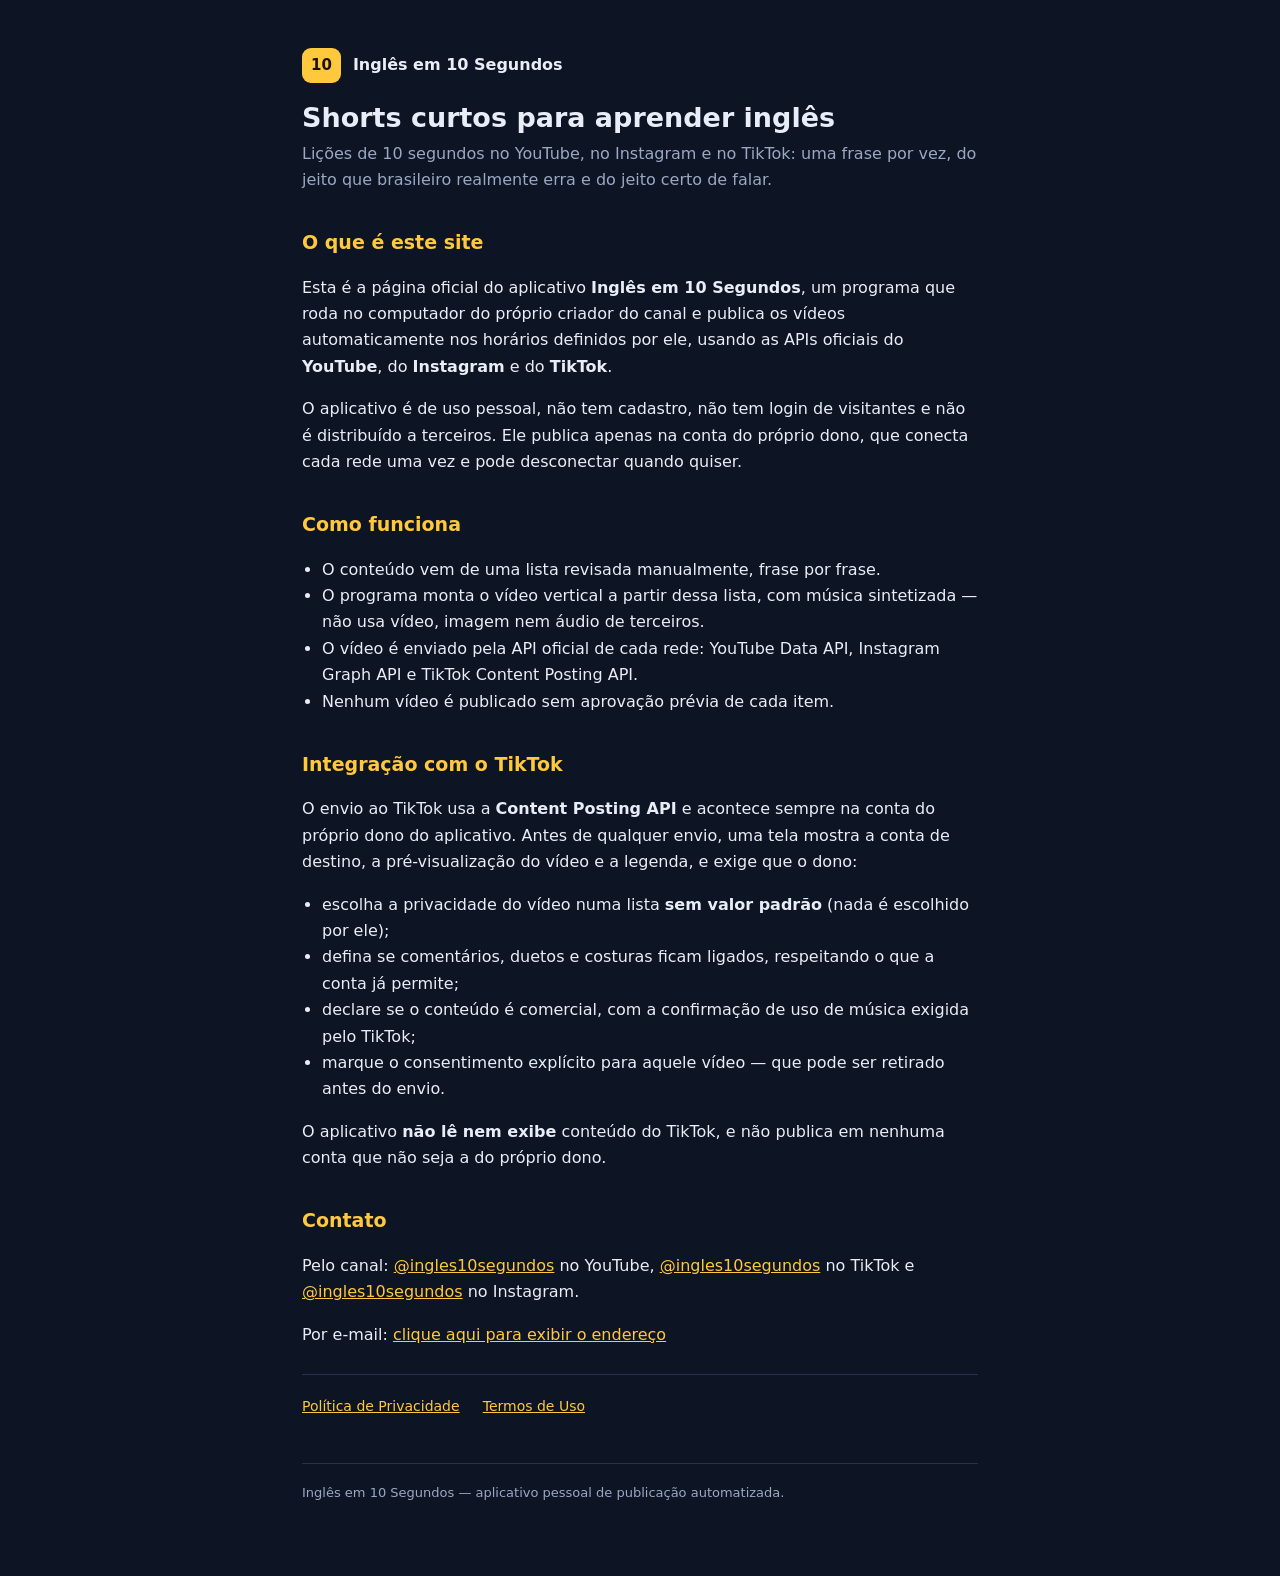
<file: index.html>
<!doctype html>
<html lang="pt-BR">
<meta charset="utf-8">
<meta name="viewport" content="width=device-width,initial-scale=1">
<title>Inglês em 10 Segundos</title>
<link rel="stylesheet" href="estilo.css">
<div class="wrap">
  <header><span class="logo">10</span><strong>Inglês em 10 Segundos</strong></header>

  <h1>Shorts curtos para aprender inglês</h1>
  <p class="sub">Lições de 10 segundos no YouTube, no Instagram e no TikTok:
  uma frase por vez, do jeito que brasileiro realmente erra e do jeito certo
  de falar.</p>

  <h2>O que é este site</h2>
  <p>Esta é a página oficial do aplicativo <strong>Inglês em 10 Segundos</strong>,
  um programa que roda no computador do próprio criador do canal e publica os
  vídeos automaticamente nos horários definidos por ele, usando as APIs oficiais
  do <strong>YouTube</strong>, do <strong>Instagram</strong> e do
  <strong>TikTok</strong>.</p>
  <p>O aplicativo é de uso pessoal, não tem cadastro, não tem login de
  visitantes e não é distribuído a terceiros. Ele publica apenas na conta do
  próprio dono, que conecta cada rede uma vez e pode desconectar quando quiser.</p>

  <h2>Como funciona</h2>
  <ul>
    <li>O conteúdo vem de uma lista revisada manualmente, frase por frase.</li>
    <li>O programa monta o vídeo vertical a partir dessa lista, com música
    sintetizada — não usa vídeo, imagem nem áudio de terceiros.</li>
    <li>O vídeo é enviado pela API oficial de cada rede: YouTube Data API,
    Instagram Graph API e TikTok Content Posting API.</li>
    <li>Nenhum vídeo é publicado sem aprovação prévia de cada item.</li>
  </ul>

  <h2>Integração com o TikTok</h2>
  <p>O envio ao TikTok usa a <strong>Content Posting API</strong> e acontece
  sempre na conta do próprio dono do aplicativo. Antes de qualquer envio, uma
  tela mostra a conta de destino, a pré-visualização do vídeo e a legenda, e
  exige que o dono:</p>
  <ul>
    <li>escolha a privacidade do vídeo numa lista <strong>sem valor
    padrão</strong> (nada é escolhido por ele);</li>
    <li>defina se comentários, duetos e costuras ficam ligados, respeitando o
    que a conta já permite;</li>
    <li>declare se o conteúdo é comercial, com a confirmação de uso de música
    exigida pelo TikTok;</li>
    <li>marque o consentimento explícito para aquele vídeo — que pode ser
    retirado antes do envio.</li>
  </ul>
  <p>O aplicativo <strong>não lê nem exibe</strong> conteúdo do TikTok, e não
  publica em nenhuma conta que não seja a do próprio dono.</p>

  <h2>Contato</h2>
  <p>Pelo canal: <a href="https://www.youtube.com/@ingles10segundos" target="_blank" rel="noopener">@ingles10segundos</a> no YouTube,
  <a href="https://www.tiktok.com/@ingles10segundos" target="_blank" rel="noopener">@ingles10segundos</a> no TikTok e
  <a href="https://www.instagram.com/ingles10segundos" target="_blank" rel="noopener">@ingles10segundos</a> no Instagram.</p>
  <p>Por e-mail: <a href="#" id="mail">clique aqui para exibir o endereço</a></p>
  <script>
  (function(){var a=document.getElementById("mail");if(!a)return;
    a.addEventListener("click",function(e){e.preventDefault();
      var m=["luizfantunes8","gmail","com"];var end=m[0]+String.fromCharCode(64)+m[1]+"."+m[2];
      a.textContent=end;a.href="mailto:"+end;});})();
  </script>

  <nav>
    <a href="privacidade.html">Política de Privacidade</a>
    <a href="termos.html">Termos de Uso</a>
  </nav>
  <footer>Inglês em 10 Segundos — aplicativo pessoal de publicação automatizada.</footer>
</div>

<script>
// A Meta manda o ?code= para a raiz do site (foi o redirect cadastrado no app).
// Esta parte captura o codigo e repassa ao painel local, igual a auth-instagram.html.
// Navegacao de topo de https para http://localhost e permitida pelo navegador.
(function () {
  var p = new URLSearchParams(location.search);
  var code = p.get('code');
  var erro = p.get('error_description') || p.get('error');
  if (!code && !erro) return;

  var caixa = document.createElement('div');
  caixa.style.cssText = 'background:#131d33;border:2px solid #ffc83d;border-radius:12px;' +
    'padding:22px;margin:0 0 26px';
  document.querySelector('.wrap').prepend(caixa);

  if (erro) {
    caixa.innerHTML = '<strong>A Meta recusou a autorização:</strong><br>' +
      erro.replace(/[<>&]/g, '') + '<br><br>Volte ao painel e tente de novo.';
    return;
  }

  var destino = 'http://localhost:5178/api/instagram/callback?code=' + encodeURIComponent(code);
  caixa.innerHTML = '<strong>Código recebido.</strong> Enviando ao painel local…<br><br>' +
    '<a href="' + destino + '">Clique aqui se não for automático</a>';
  setTimeout(function () { location.href = destino; }, 900);
})();
</script>
</file>
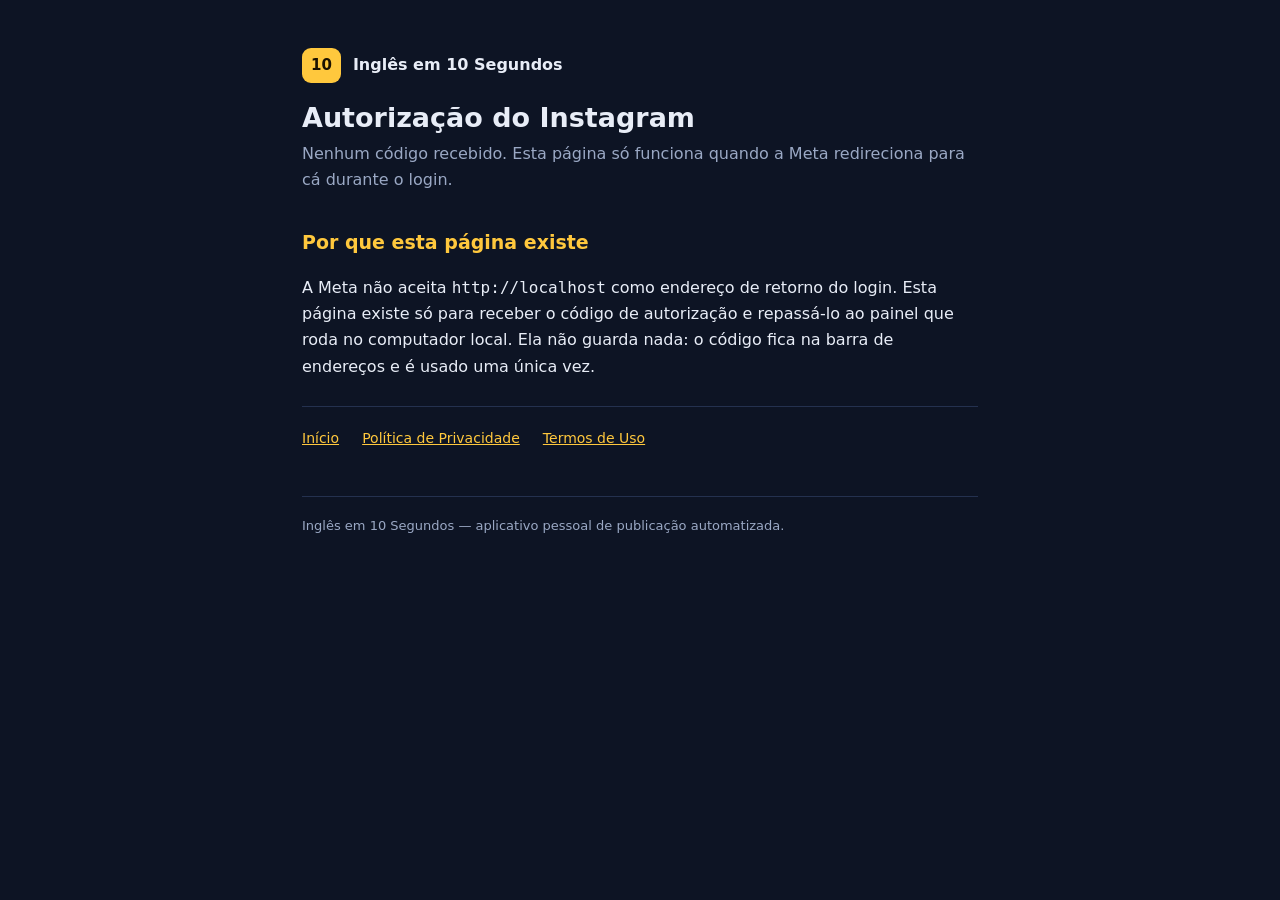
<file: auth-instagram.html>
<!doctype html>
<html lang="pt-BR">
<meta charset="utf-8">
<meta name="viewport" content="width=device-width,initial-scale=1">
<title>Autorização do Instagram — Inglês em 10 Segundos</title>
<link rel="stylesheet" href="estilo.css">
<div class="wrap">
  <header><span class="logo">10</span><strong>Inglês em 10 Segundos</strong></header>

  <h1>Autorização do Instagram</h1>

  <div id="estado">
    <p class="sub">Verificando…</p>
  </div>

  <h2>Por que esta página existe</h2>
  <p>A Meta não aceita <code>http://localhost</code> como endereço de retorno do
  login. Esta página existe só para receber o código de autorização e repassá-lo
  ao painel que roda no computador local. Ela não guarda nada: o código fica na
  barra de endereços e é usado uma única vez.</p>

  <nav>
    <a href="index.html">Início</a>
    <a href="privacidade.html">Política de Privacidade</a>
    <a href="termos.html">Termos de Uso</a>
  </nav>
  <footer>Inglês em 10 Segundos — aplicativo pessoal de publicação automatizada.</footer>
</div>

<script>
(function () {
  var PORTA = 5178;
  var destino = 'http://localhost:' + PORTA + '/api/instagram/callback';
  var p = new URLSearchParams(location.search);
  var code = p.get('code');
  var erro = p.get('error_description') || p.get('error');
  var caixa = document.getElementById('estado');

  function html(s) { caixa.innerHTML = s; }

  if (erro) {
    html('<p class="sub">A Meta recusou a autorização:</p>' +
         '<p><strong>' + erro.replace(/[<>&]/g, '') + '</strong></p>' +
         '<p>Volte ao painel e tente conectar de novo.</p>');
    return;
  }

  if (!code) {
    html('<p class="sub">Nenhum código recebido. Esta página só funciona quando ' +
         'a Meta redireciona para cá durante o login.</p>');
    return;
  }

  var url = destino + '?code=' + encodeURIComponent(code);
  html('<p class="sub">Código recebido. Enviando ao painel local…</p>' +
       '<p><a id="manual" href="' + url + '">Clique aqui se não for automático</a></p>' +
       '<p style="margin-top:26px">Se o painel não estiver rodando, abra o terminal ' +
       'do projeto, rode <code>npm start</code> e clique no link acima.</p>');

  // navegacao de topo para localhost e permitida a partir de https
  setTimeout(function () { location.href = url; }, 900);
})();
</script>
</file>
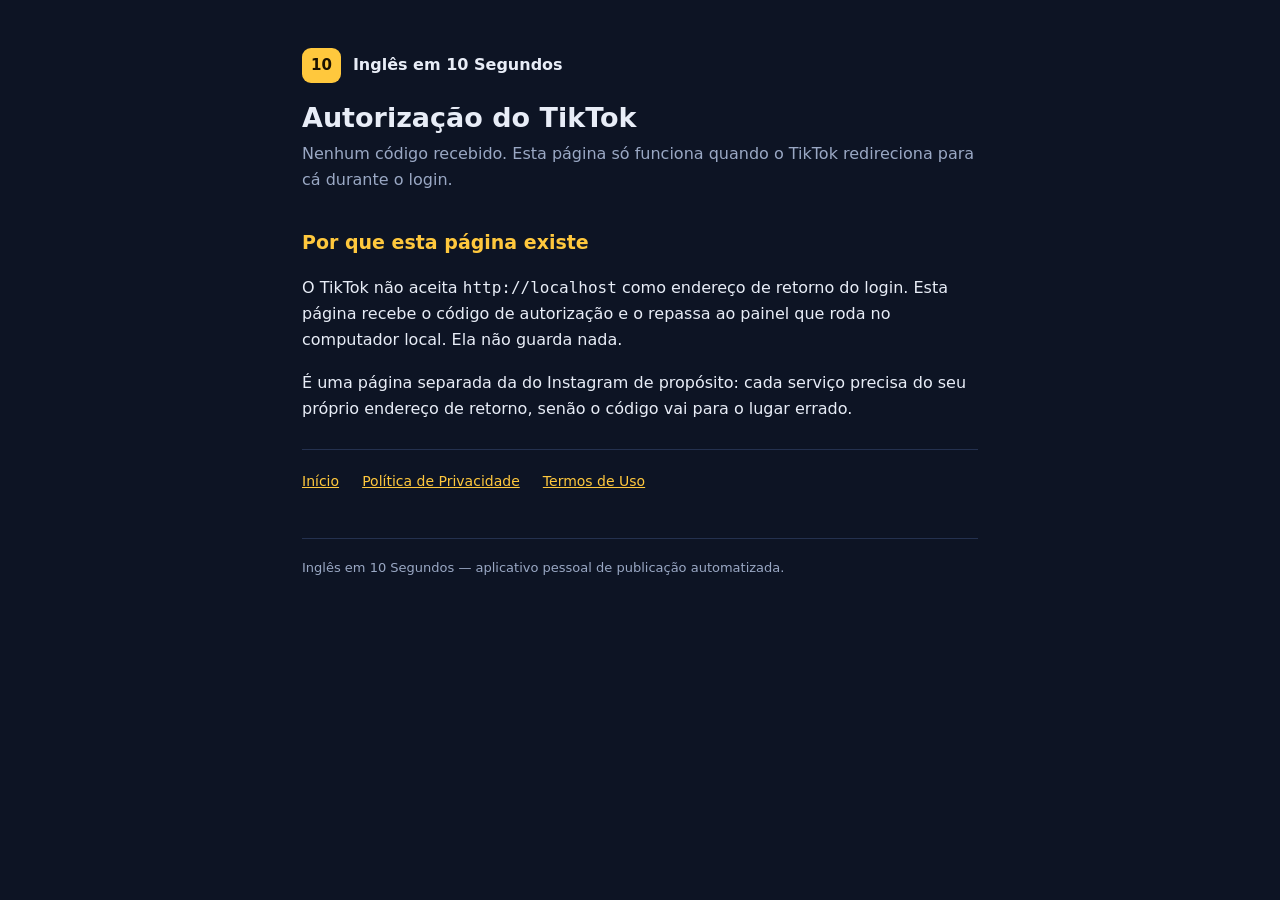
<file: auth-tiktok.html>
<!doctype html>
<html lang="pt-BR">
<meta charset="utf-8">
<meta name="viewport" content="width=device-width,initial-scale=1">
<title>Autorização do TikTok — Inglês em 10 Segundos</title>
<link rel="stylesheet" href="estilo.css">
<div class="wrap">
  <header><span class="logo">10</span><strong>Inglês em 10 Segundos</strong></header>

  <h1>Autorização do TikTok</h1>
  <div id="estado"><p class="sub">Verificando…</p></div>

  <h2>Por que esta página existe</h2>
  <p>O TikTok não aceita <code>http://localhost</code> como endereço de retorno
  do login. Esta página recebe o código de autorização e o repassa ao painel
  que roda no computador local. Ela não guarda nada.</p>

  <p>É uma página separada da do Instagram de propósito: cada serviço precisa
  do seu próprio endereço de retorno, senão o código vai para o lugar errado.</p>

  <nav>
    <a href="index.html">Início</a>
    <a href="privacidade.html">Política de Privacidade</a>
    <a href="termos.html">Termos de Uso</a>
  </nav>
  <footer>Inglês em 10 Segundos — aplicativo pessoal de publicação automatizada.</footer>
</div>

<script>
(function () {
  var destino = 'http://localhost:5178/api/tiktok/callback';
  var p = new URLSearchParams(location.search);
  var code = p.get('code');
  var erro = p.get('error_description') || p.get('error');
  var caixa = document.getElementById('estado');

  if (erro) {
    caixa.innerHTML = '<p class="sub">O TikTok recusou a autorização:</p><p><strong>' +
      erro.replace(/[<>&]/g, '') + '</strong></p><p>Volte ao painel e tente de novo.</p>';
    return;
  }
  if (!code) {
    caixa.innerHTML = '<p class="sub">Nenhum código recebido. Esta página só funciona ' +
      'quando o TikTok redireciona para cá durante o login.</p>';
    return;
  }

  var url = destino + '?code=' + encodeURIComponent(code);
  caixa.innerHTML = '<p class="sub">Código recebido. Enviando ao painel local…</p>' +
    '<p><a href="' + url + '">Clique aqui se não for automático</a></p>' +
    '<p style="margin-top:26px">Se o painel não estiver rodando, abra o projeto, ' +
    'rode <code>npm start</code> e clique no link acima.</p>';
  setTimeout(function () { location.href = url; }, 900);
})();
</script>
</file>
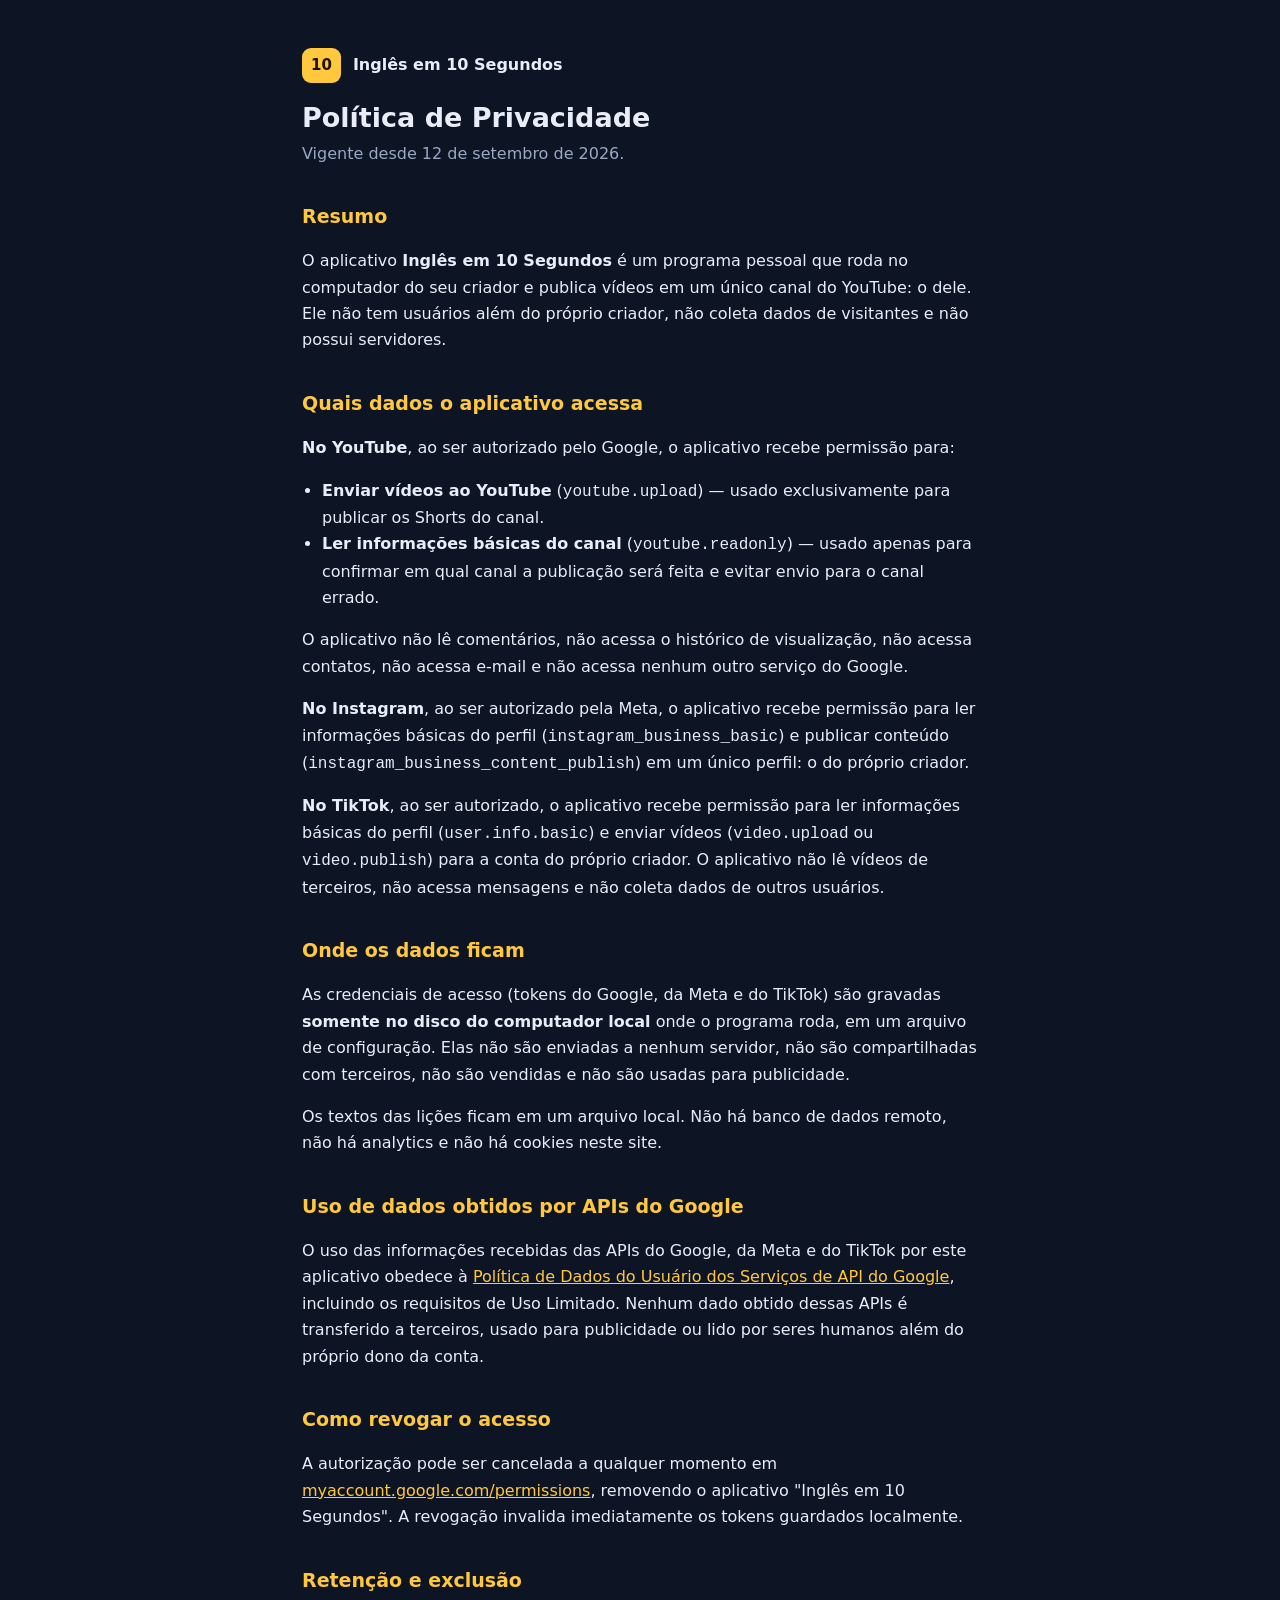
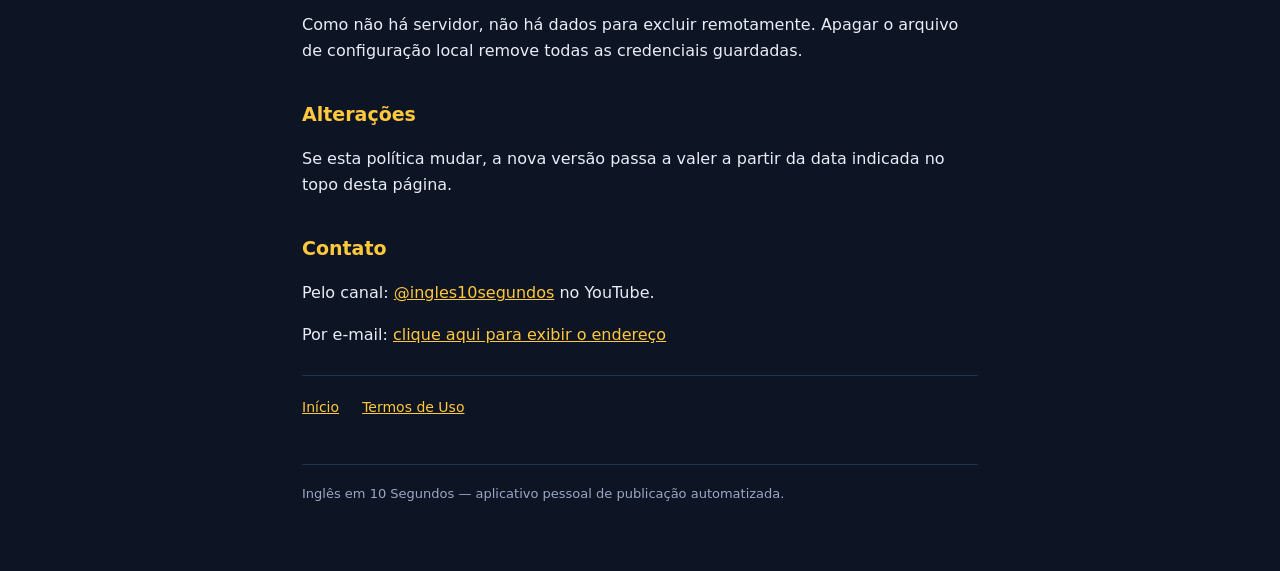
<file: privacidade.html>
<!doctype html>
<html lang="pt-BR">
<meta charset="utf-8">
<meta name="viewport" content="width=device-width,initial-scale=1">
<title>Política de Privacidade — Inglês em 10 Segundos</title>
<link rel="stylesheet" href="estilo.css">
<div class="wrap">
  <header><span class="logo">10</span><strong>Inglês em 10 Segundos</strong></header>

  <h1>Política de Privacidade</h1>
  <p class="sub">Vigente desde 12 de setembro de 2026.</p>

  <h2>Resumo</h2>
  <p>O aplicativo <strong>Inglês em 10 Segundos</strong> é um programa pessoal
  que roda no computador do seu criador e publica vídeos em um único canal do
  YouTube: o dele. Ele não tem usuários além do próprio criador, não coleta
  dados de visitantes e não possui servidores.</p>

  <h2>Quais dados o aplicativo acessa</h2>
  <p><strong>No YouTube</strong>, ao ser autorizado pelo Google, o aplicativo
  recebe permissão para:</p>
  <ul>
    <li><strong>Enviar vídeos ao YouTube</strong>
      (<code>youtube.upload</code>) — usado exclusivamente para publicar os
      Shorts do canal.</li>
    <li><strong>Ler informações básicas do canal</strong>
      (<code>youtube.readonly</code>) — usado apenas para confirmar em qual
      canal a publicação será feita e evitar envio para o canal errado.</li>
  </ul>
  <p>O aplicativo não lê comentários, não acessa o histórico de visualização,
  não acessa contatos, não acessa e-mail e não acessa nenhum outro serviço do
  Google.</p>

  <p><strong>No Instagram</strong>, ao ser autorizado pela Meta, o aplicativo
  recebe permissão para ler informações básicas do perfil
  (<code>instagram_business_basic</code>) e publicar conteúdo
  (<code>instagram_business_content_publish</code>) em um único perfil: o do
  próprio criador.</p>

  <p><strong>No TikTok</strong>, ao ser autorizado, o aplicativo recebe
  permissão para ler informações básicas do perfil
  (<code>user.info.basic</code>) e enviar vídeos
  (<code>video.upload</code> ou <code>video.publish</code>) para a conta do
  próprio criador. O aplicativo não lê vídeos de terceiros, não acessa
  mensagens e não coleta dados de outros usuários.</p>

  <h2>Onde os dados ficam</h2>
  <p>As credenciais de acesso (tokens do Google, da Meta e do TikTok) são gravadas
  <strong>somente no disco do computador local</strong> onde o programa roda,
  em um arquivo de configuração. Elas não são enviadas a nenhum servidor,
  não são compartilhadas com terceiros, não são vendidas e não são usadas
  para publicidade.</p>
  <p>Os textos das lições ficam em um arquivo local. Não há banco de dados
  remoto, não há analytics e não há cookies neste site.</p>

  <h2>Uso de dados obtidos por APIs do Google</h2>
  <p>O uso das informações recebidas das APIs do Google, da Meta e do TikTok por este aplicativo
  obedece à
  <a href="https://developers.google.com/terms/api-services-user-data-policy"
  target="_blank" rel="noopener">Política de Dados do Usuário dos Serviços de
  API do Google</a>, incluindo os requisitos de Uso Limitado. Nenhum dado
  obtido dessas APIs é transferido a terceiros, usado para publicidade ou
  lido por seres humanos além do próprio dono da conta.</p>

  <h2>Como revogar o acesso</h2>
  <p>A autorização pode ser cancelada a qualquer momento em
  <a href="https://myaccount.google.com/permissions" target="_blank"
  rel="noopener">myaccount.google.com/permissions</a>, removendo o aplicativo
  "Inglês em 10 Segundos". A revogação invalida imediatamente os tokens
  guardados localmente.</p>

  <h2>Retenção e exclusão</h2>
  <p>Como não há servidor, não há dados para excluir remotamente. Apagar o
  arquivo de configuração local remove todas as credenciais guardadas.</p>

  <h2>Alterações</h2>
  <p>Se esta política mudar, a nova versão passa a valer a partir da data
  indicada no topo desta página.</p>

  <h2>Contato</h2>
  <p>Pelo canal: <a href="https://www.youtube.com/@ingles10segundos" target="_blank" rel="noopener">@ingles10segundos</a> no YouTube.</p>
  <p>Por e-mail: <a href="#" id="mail">clique aqui para exibir o endereço</a></p>
  <script>
  (function(){var a=document.getElementById("mail");if(!a)return;
    a.addEventListener("click",function(e){e.preventDefault();
      var m=["luizfantunes8","gmail","com"];var end=m[0]+String.fromCharCode(64)+m[1]+"."+m[2];
      a.textContent=end;a.href="mailto:"+end;});})();
  </script>

  <nav>
    <a href="index.html">Início</a>
    <a href="termos.html">Termos de Uso</a>
  </nav>
  <footer>Inglês em 10 Segundos — aplicativo pessoal de publicação automatizada.</footer>
</div>
</file>
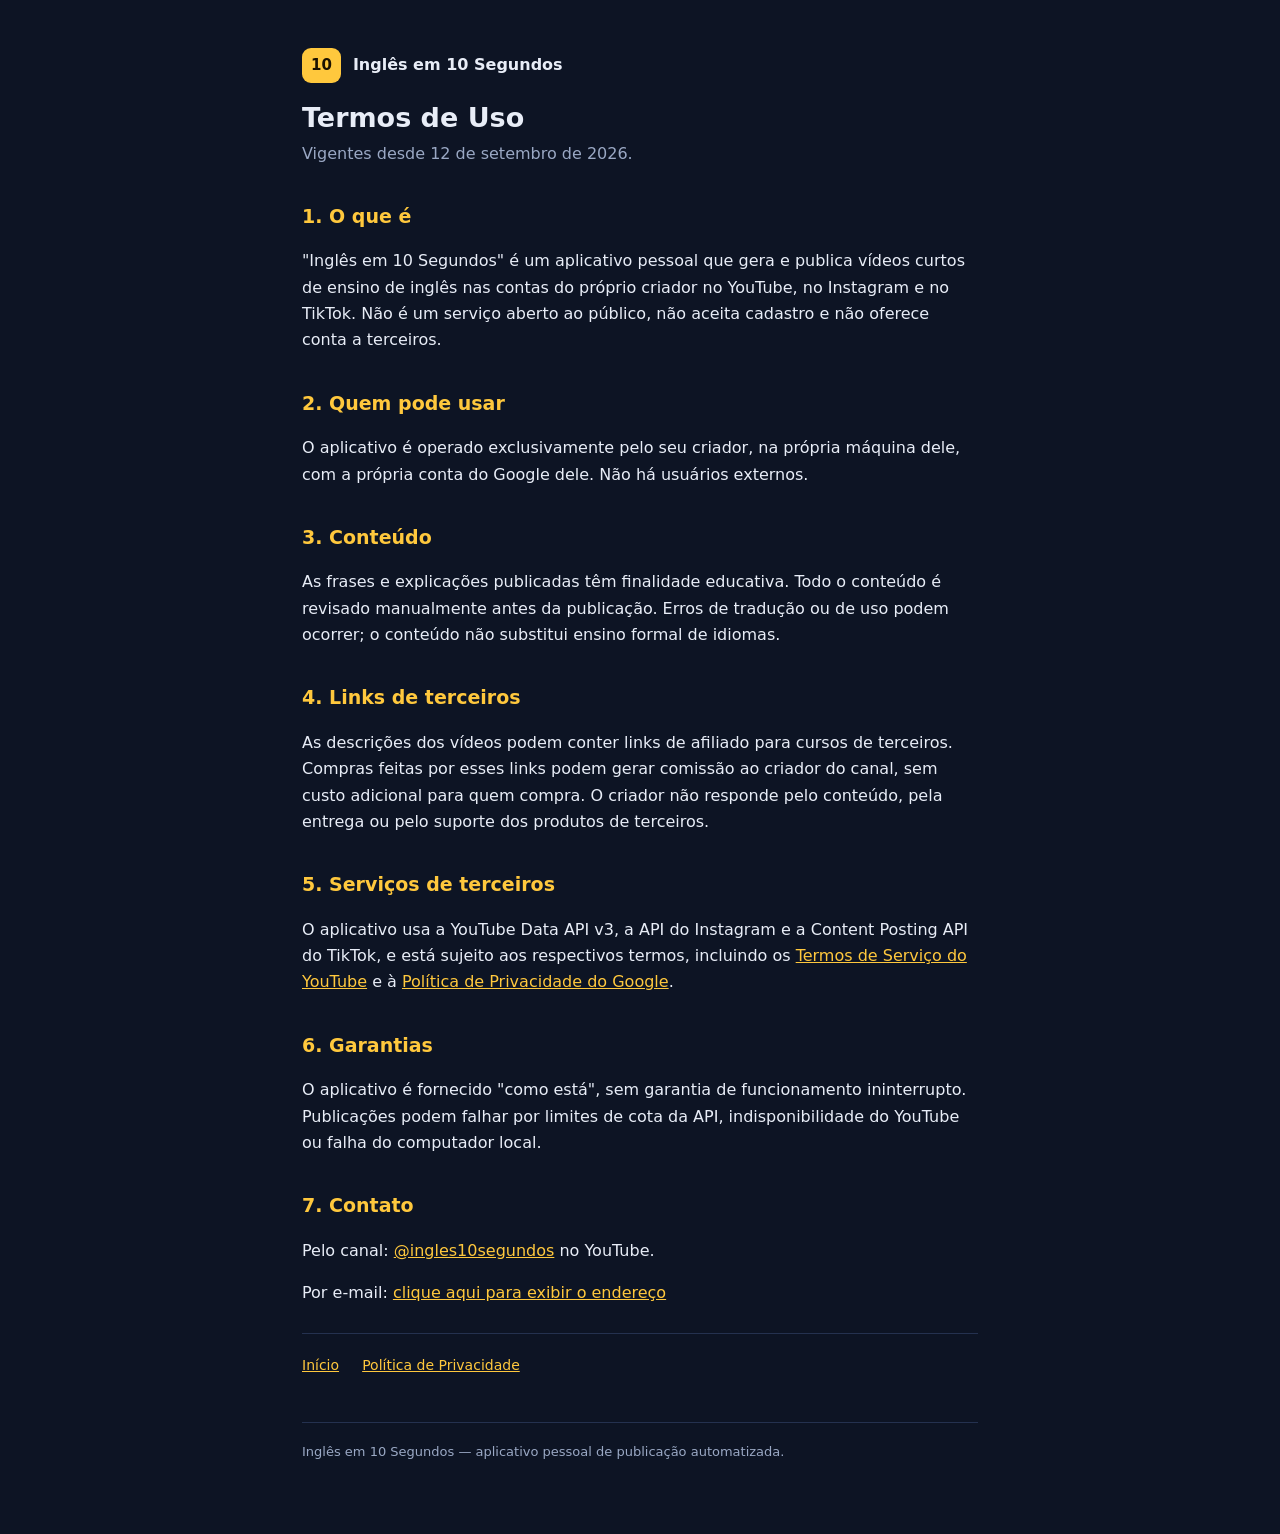
<file: termos.html>
<!doctype html>
<html lang="pt-BR">
<meta charset="utf-8">
<meta name="viewport" content="width=device-width,initial-scale=1">
<title>Termos de Uso — Inglês em 10 Segundos</title>
<link rel="stylesheet" href="estilo.css">
<div class="wrap">
  <header><span class="logo">10</span><strong>Inglês em 10 Segundos</strong></header>

  <h1>Termos de Uso</h1>
  <p class="sub">Vigentes desde 12 de setembro de 2026.</p>

  <h2>1. O que é</h2>
  <p>"Inglês em 10 Segundos" é um aplicativo pessoal que gera e publica vídeos
  curtos de ensino de inglês nas contas do próprio criador no YouTube, no
  Instagram e no TikTok.
  Não é um serviço aberto ao público, não aceita cadastro e não oferece conta
  a terceiros.</p>

  <h2>2. Quem pode usar</h2>
  <p>O aplicativo é operado exclusivamente pelo seu criador, na própria
  máquina dele, com a própria conta do Google dele. Não há usuários externos.</p>

  <h2>3. Conteúdo</h2>
  <p>As frases e explicações publicadas têm finalidade educativa. Todo o
  conteúdo é revisado manualmente antes da publicação. Erros de tradução ou
  de uso podem ocorrer; o conteúdo não substitui ensino formal de idiomas.</p>

  <h2>4. Links de terceiros</h2>
  <p>As descrições dos vídeos podem conter links de afiliado para cursos de
  terceiros. Compras feitas por esses links podem gerar comissão ao criador
  do canal, sem custo adicional para quem compra. O criador não responde pelo
  conteúdo, pela entrega ou pelo suporte dos produtos de terceiros.</p>

  <h2>5. Serviços de terceiros</h2>
  <p>O aplicativo usa a YouTube Data API v3, a API do Instagram e a Content
  Posting API do TikTok, e está sujeito aos respectivos termos, incluindo os
  <a href="https://www.youtube.com/t/terms" target="_blank" rel="noopener">Termos
  de Serviço do YouTube</a> e à
  <a href="https://policies.google.com/privacy" target="_blank" rel="noopener">Política
  de Privacidade do Google</a>.</p>

  <h2>6. Garantias</h2>
  <p>O aplicativo é fornecido "como está", sem garantia de funcionamento
  ininterrupto. Publicações podem falhar por limites de cota da API,
  indisponibilidade do YouTube ou falha do computador local.</p>

  <h2>7. Contato</h2>
  <p>Pelo canal: <a href="https://www.youtube.com/@ingles10segundos" target="_blank" rel="noopener">@ingles10segundos</a> no YouTube.</p>
  <p>Por e-mail: <a href="#" id="mail">clique aqui para exibir o endereço</a></p>
  <script>
  (function(){var a=document.getElementById("mail");if(!a)return;
    a.addEventListener("click",function(e){e.preventDefault();
      var m=["luizfantunes8","gmail","com"];var end=m[0]+String.fromCharCode(64)+m[1]+"."+m[2];
      a.textContent=end;a.href="mailto:"+end;});})();
  </script>

  <nav>
    <a href="index.html">Início</a>
    <a href="privacidade.html">Política de Privacidade</a>
  </nav>
  <footer>Inglês em 10 Segundos — aplicativo pessoal de publicação automatizada.</footer>
</div>
</file>
<file: estilo.css>
:root{--bg:#0d1424;--card:#131d33;--tx:#e8edf7;--dim:#9aa8c4;--ac:#ffc83d;--line:#24314f}
*{box-sizing:border-box}
body{margin:0;background:var(--bg);color:var(--tx);
  font:16px/1.65 system-ui,-apple-system,"Segoe UI",Roboto,sans-serif}
.wrap{max-width:720px;margin:0 auto;padding:48px 22px 72px}
header{display:flex;align-items:center;gap:12px;margin-bottom:8px}
.logo{background:var(--ac);color:#1b1200;font-weight:800;border-radius:9px;
  padding:5px 9px;font-size:15px}
h1{font-size:27px;margin:18px 0 6px;line-height:1.25}
h2{font-size:19px;margin:34px 0 8px;color:var(--ac)}
p,li{color:var(--tx)}
.sub{color:var(--dim);margin-top:0}
a{color:var(--ac)}
nav{margin:26px 0 0;padding-top:18px;border-top:1px solid var(--line)}
nav a{margin-right:18px;font-size:14px}
footer{margin-top:44px;padding-top:18px;border-top:1px solid var(--line);
  color:var(--dim);font-size:13px}
ul{padding-left:20px}
</file>
